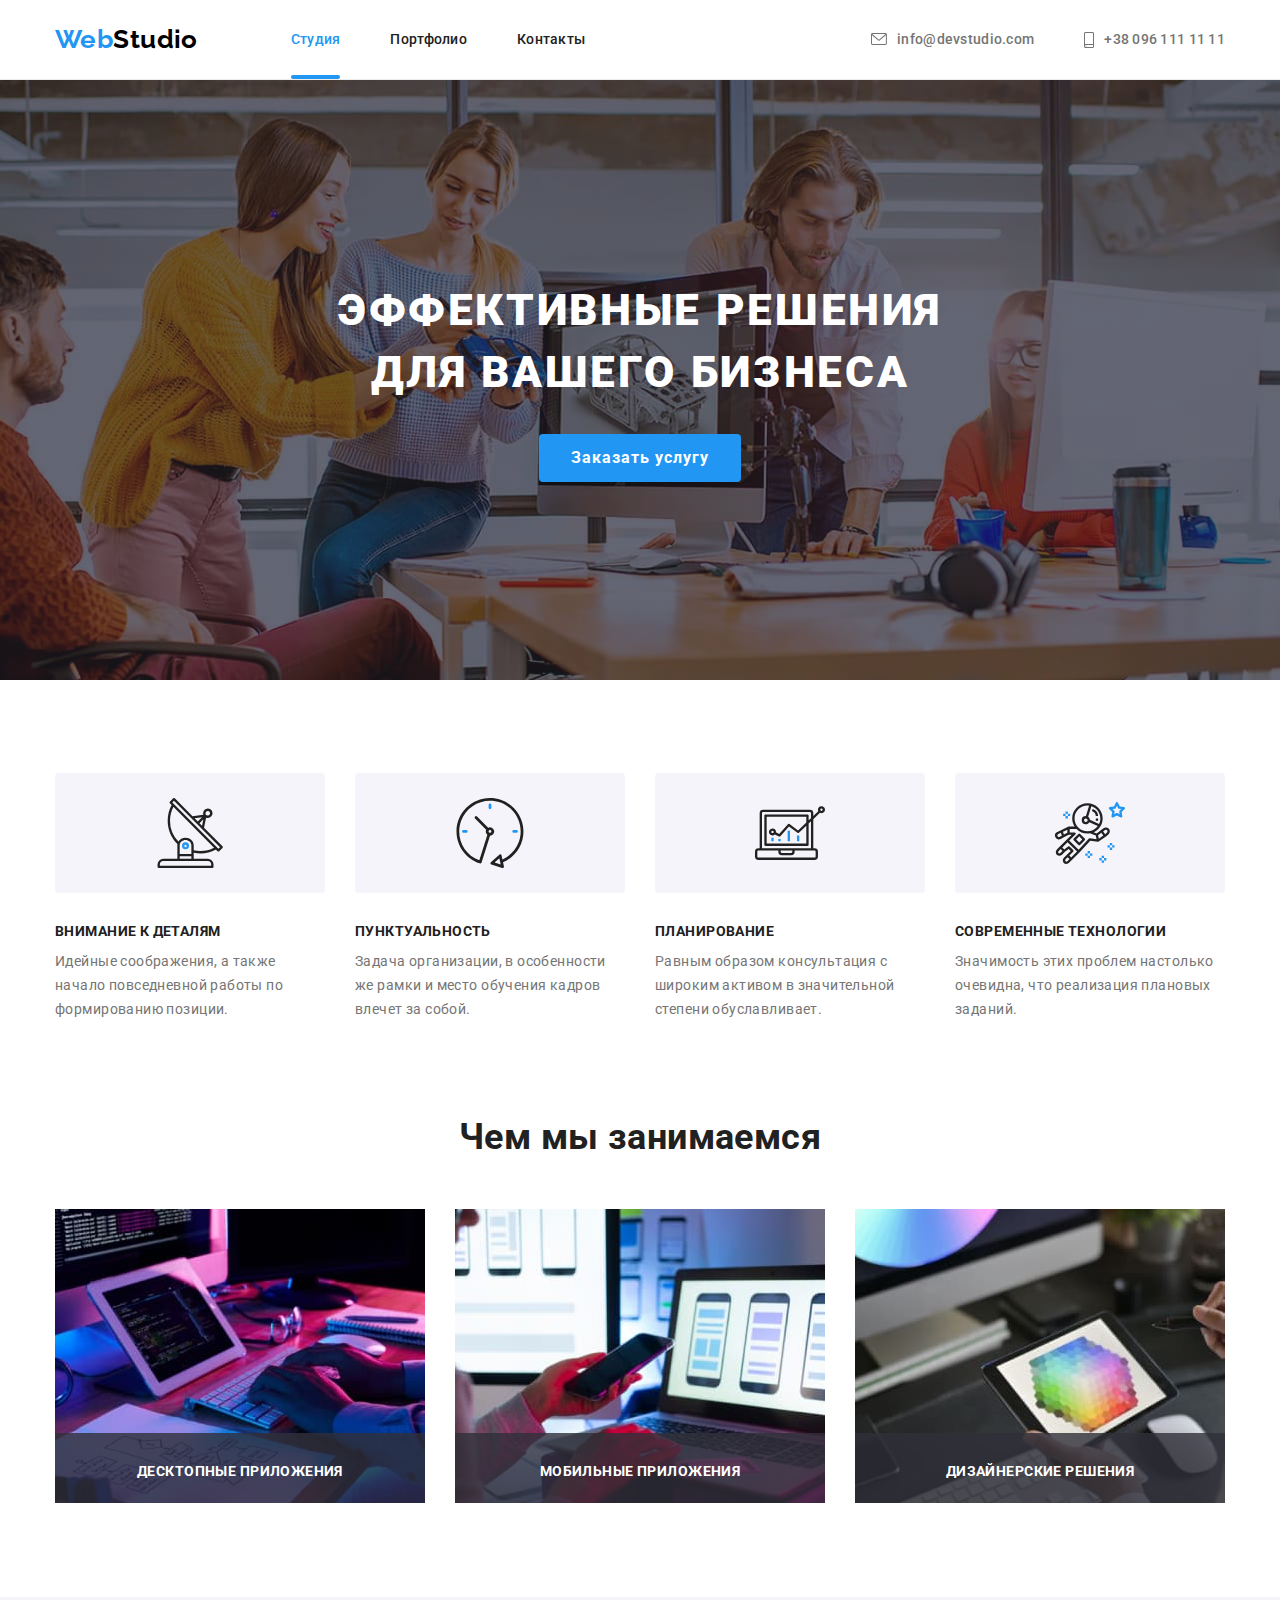
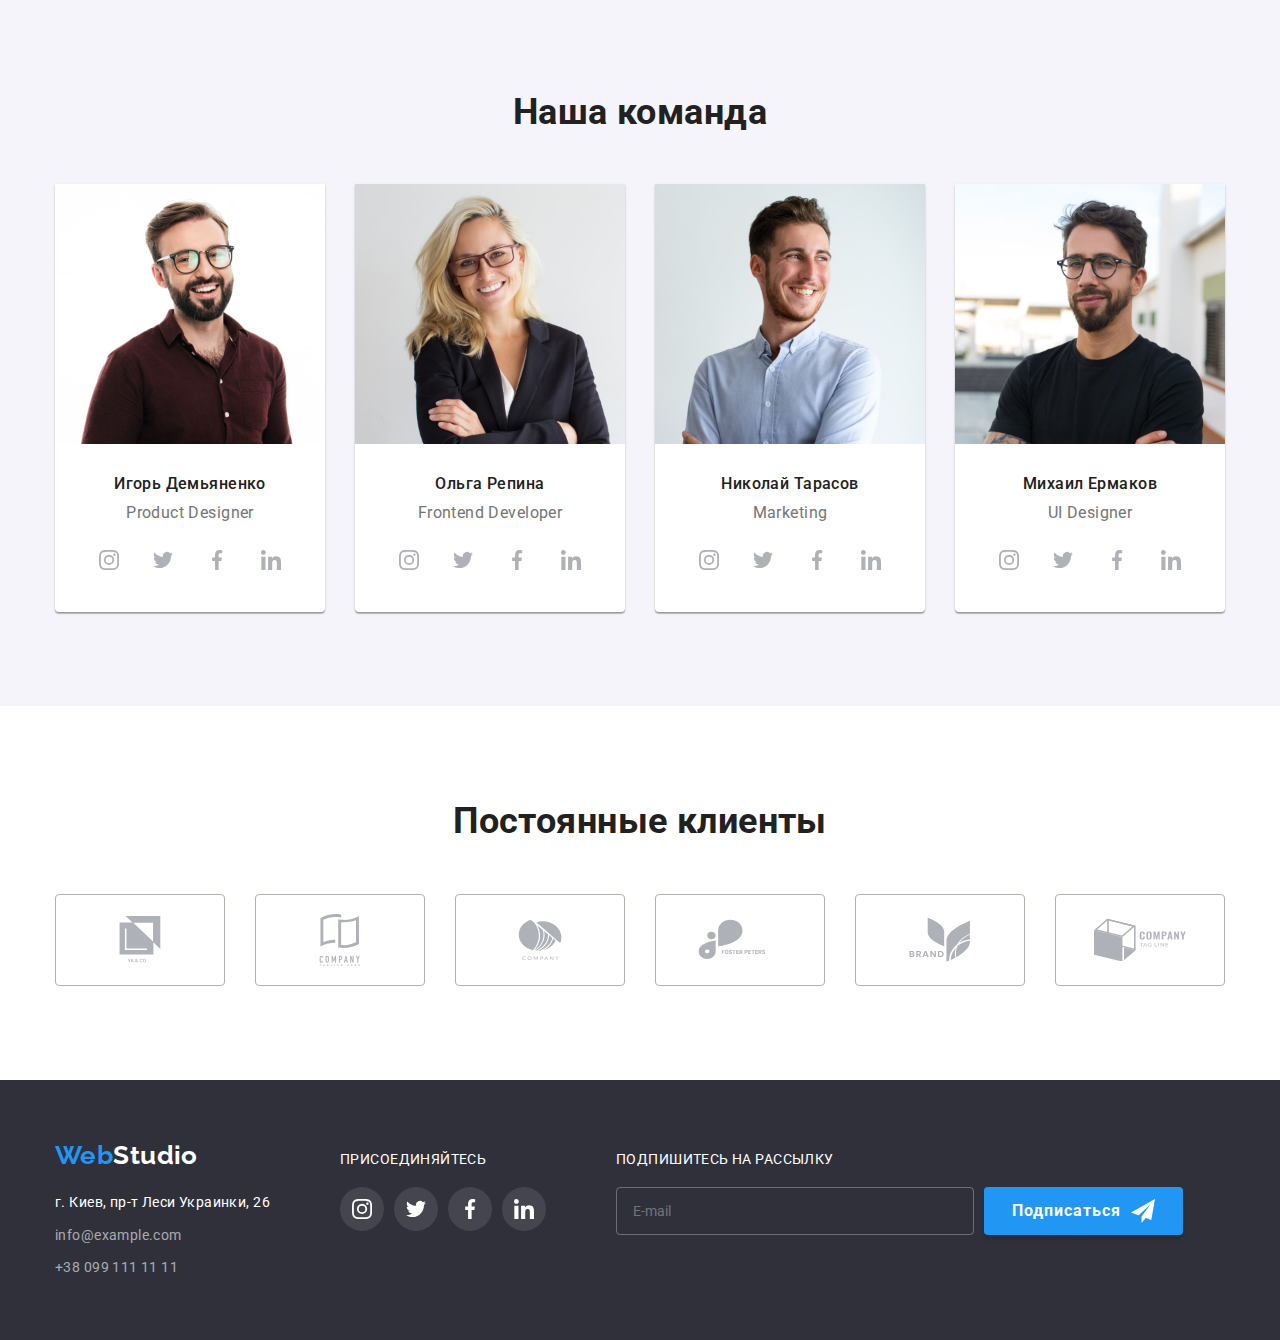
<file: index.html>
<!DOCTYPE html>
<html lang="ru">
  <head>
    <meta charset="UTF-8" />
    <meta http-equiv="X-UA-Compatible" content="IE=edge" />
    <meta name="viewport" content="width=device-width, initial-scale=1.0" />
    <title>Document</title>
    <link rel="preconnect" href="https://fonts.gstatic.com" />
    <link
      href="https://fonts.googleapis.com/css2?family=Raleway:wght@700&family=Roboto:wght@400;500;700;900&display=swap"
      rel="stylesheet"
    />
    <link
      rel="stylesheet"
      href="https://cdnjs.cloudflare.com/ajax/libs/modern-normalize/1.0.0/modern-normalize.min.css"
    />

    <link rel="stylesheet" href="./css/style.css" />
  </head>
  <body>
    <!-- Шапка сайта  -->
    <header class="header">
      <div class="container main-nav">
        <a href="#" class="logo link"><span class="decoration">Web</span>Studio</a>
        <nav>
          <ul class="nav list">
            <li class="nav-item">
              <a href="./index.html" class="nav-link link current">Студия</a>
            </li>
            <li class="nav-item"><a href="./portfolio.html" class="nav-link link">Портфолио</a></li>
            <li class="nav-item"><a href="#" class="nav-link link">Контакты</a></li>
          </ul>
        </nav>
        <ul class="contacts list">
          <li class="contacts-item">
            <a href="mailto:info@devstudio.com" class="contacts-link link">
              <svg class="contacts-icon" width="16" height="12">
                <use href="./img/icons/icons.svg#icon-mail" />
              </svg>
              info@devstudio.com</a
            >
          </li>
          <li class="contacts-item">
            <a href="tel:+380961111111" class="contacts-link link">
              <svg class="contacts-icon" width="10" height="16">
                <use href="./img/icons/icons.svg#icon-phone" />
              </svg>
              +38 096 111 11 11
            </a>
          </li>
        </ul>
      </div>
    </header>
    <!-- Основная информация на странице -->
    <main>
      <section class="hero">
        <div class="container">
          <h1 class="hero-title">
            Эффективные решения <br />
            для вашего бизнеса
          </h1>
          <button type="button" class="button primary" data-modal-open>Заказать услугу</button>
        </div>
      </section>

      <section class="section">
        <div class="container">
          <h2 class="section-title visually-hidden">Особености</h2>
          <ul class="features list">
            <li class="features-item">
              <div class="fearures-box">
                <svg class="box-icon" wight="70" height="70">
                  <use href="./img/icons/icons.svg#icon-antenna"></use>
                </svg>
              </div>
              <h3 class="features-title">Внимание к деталям</h3>
              <p>
                Идейные соображения, а также начало повседневной работы по формированию позиции.
              </p>
            </li>
            <li class="features-item">
              <div class="fearures-box">
                <svg class="box-icon" wight="70" height="70">
                  <use href="./img/icons/icons.svg#icon-clock"></use>
                </svg>
              </div>
              <h3 class="features-title">Пунктуальность</h3>
              <p>
                Задача организации, в особенности же рамки и место обучения кадров влечет за собой.
              </p>
            </li>
            <li class="features-item">
              <div class="fearures-box">
                <svg class="box-icon" wight="70" height="70">
                  <use href="./img/icons/icons.svg#icon-diagram"></use>
                </svg>
              </div>
              <h3 class="features-title">Планирование</h3>
              <p>
                Равным образом консультация с широким активом в значительной степени обуславливает.
              </p>
            </li>
            <li class="features-item">
              <div class="fearures-box">
                <svg class="box-icon" wight="70" height="70">
                  <use href="./img/icons/icons.svg#icon-astronaut"></use>
                </svg>
              </div>
              <h3 class="features-title">Современные технологии</h3>
              <p>Значимость этих проблем настолько очевидна, что реализация плановых заданий.</p>
            </li>
          </ul>
        </div>
      </section>

      <section class="section">
        <div class="container">
          <h2 class="section-title">Чем мы занимаемся</h2>
          <ul class="we-do list">
            <li class="we-do-item">
              <div class="box-item">
                <a href="#"
                  ><img src="./img/img1.jpg" alt="Разработка приложений" width="370" height="294"
                /></a>
                <div class="we-do-box">
                  <p class="box-text">Десктопные приложения</p>
                </div>
              </div>
            </li>
            <li class="we-do-item">
              <div class="box-item">
                <a href="#"
                  ><img
                    src="./img/img2.jpg"
                    alt="Адаптация под мобильные устройства"
                    width="370"
                    height="294"
                /></a>
                <div class="we-do-box">
                  <p class="box-text">Мобильные приложения</p>
                </div>
              </div>
            </li>
            <li class="we-do-item">
              <div class="box-item">
                <a href="#"
                  ><img src="./img/img3.jpg" alt="Цветовая схема" width="370" height="294"
                /></a>
                <div class="we-do-box">
                  <p class="box-text">Дизайнерские решения</p>
                </div>
              </div>
            </li>
          </ul>
        </div>
      </section>

      <section class="team-section section">
        <div class="container">
          <h2 class="section-title">Наша команда</h2>
          <ul class="team list">
            <li class="team-item">
              <a href="#"
                ><img
                  class="team-img"
                  src="./img/product-designer.jpg"
                  alt="Фото продуктового дизайнера"
                  width="270"
                  height="260"
              /></a>
              <div class="team-wrap">
                <h3 class="team-title">Игорь Демьяненко</h3>
                <p class="team-text">Product Designer</p>
                <ul class="team-social list">
                  <li class="team-social-list">
                    <a href="" class="team-social-link link">
                      <svg width="20" height="20">
                        <use href="./img/icons/icons.svg#icon-instagram"></use>
                      </svg>
                    </a>
                  </li>
                  <li class="team-social-list">
                    <a href="" class="team-social-link link">
                      <svg width="20" height="20">
                        <use href="./img/icons/icons.svg#icon-twitter"></use>
                      </svg>
                    </a>
                  </li>
                  <li class="team-social-list">
                    <a href="" class="team-social-link link">
                      <svg width="20" height="20" class="social-icon">
                        <use href="./img/icons/icons.svg#icon-facebook"></use>
                      </svg>
                    </a>
                  </li>
                  <li class="team-social-list">
                    <a href="" class="team-social-link link">
                      <svg width="20" height="20">
                        <use href="./img/icons/icons.svg#icon-linkedin"></use>
                      </svg>
                    </a>
                  </li>
                </ul>
              </div>
            </li>
            <li class="team-item">
              <a href="#"
                ><img
                  class="team-img"
                  src="./img/frontend-developer.jpg"
                  alt="Фото разработчика"
                  width="270"
                  height="260"
              /></a>
              <div class="team-wrap">
                <h3 class="team-title">Ольга Репина</h3>
                <p class="team-text">Frontend Developer</p>
                <ul class="team-social list">
                  <li class="team-social-list">
                    <a href="" class="team-social-link link">
                      <svg width="20" height="20">
                        <use href="./img/icons/icons.svg#icon-instagram"></use>
                      </svg>
                    </a>
                  </li>
                  <li class="team-social-list">
                    <a href="" class="team-social-link link">
                      <svg width="20" height="20">
                        <use href="./img/icons/icons.svg#icon-twitter"></use>
                      </svg>
                    </a>
                  </li>
                  <li class="team-social-list">
                    <a href="" class="team-social-link link">
                      <svg width="20" height="20" class="social-icon">
                        <use href="./img/icons/icons.svg#icon-facebook"></use>
                      </svg>
                    </a>
                  </li>
                  <li class="team-social-list">
                    <a href="" class="team-social-link link">
                      <svg width="20" height="20">
                        <use href="./img/icons/icons.svg#icon-linkedin"></use>
                      </svg>
                    </a>
                  </li>
                </ul>
              </div>
            </li>
            <li class="team-item">
              <a href="#"
                ><img
                  class="team-img"
                  src="./img/marketing.jpg"
                  alt="Фото маркетолога"
                  width="270"
                  height="260"
              /></a>
              <div class="team-wrap">
                <h3 class="team-title">Николай Тарасов</h3>
                <p class="team-text">Marketing</p>
                <ul class="team-social list">
                  <li class="team-social-list">
                    <a href="" class="team-social-link link">
                      <svg width="20" height="20">
                        <use href="./img/icons/icons.svg#icon-instagram"></use>
                      </svg>
                    </a>
                  </li>
                  <li class="team-social-list">
                    <a href="" class="team-social-link link">
                      <svg width="20" height="20">
                        <use href="./img/icons/icons.svg#icon-twitter"></use>
                      </svg>
                    </a>
                  </li>
                  <li class="team-social-list">
                    <a href="" class="team-social-link link">
                      <svg width="20" height="20" class="social-icon">
                        <use href="./img/icons/icons.svg#icon-facebook"></use>
                      </svg>
                    </a>
                  </li>
                  <li class="team-social-list">
                    <a href="" class="team-social-link link">
                      <svg width="20" height="20">
                        <use href="./img/icons/icons.svg#icon-linkedin"></use>
                      </svg>
                    </a>
                  </li>
                </ul>
              </div>
            </li>
            <li class="team-item">
              <a href="#"
                ><img
                  class="team-img"
                  src="./img/ui.jpg"
                  alt="Фото дизайнера"
                  width="270"
                  height="260"
              /></a>
              <div class="team-wrap">
                <h3 class="team-title">Михаил Ермаков</h3>
                <p class="team-text">UI Designer</p>
                <ul class="team-social list">
                  <li class="team-social-list">
                    <a href="" class="team-social-link link">
                      <svg width="20" height="20">
                        <use href="./img/icons/icons.svg#icon-instagram"></use>
                      </svg>
                    </a>
                  </li>
                  <li class="team-social-list">
                    <a href="" class="team-social-link link">
                      <svg width="20" height="20">
                        <use href="./img/icons/icons.svg#icon-twitter"></use>
                      </svg>
                    </a>
                  </li>
                  <li class="team-social-list">
                    <a href="" class="team-social-link link">
                      <svg width="20" height="20" class="social-icon">
                        <use href="./img/icons/icons.svg#icon-facebook"></use>
                      </svg>
                    </a>
                  </li>
                  <li class="team-social-list">
                    <a href="" class="team-social-link link">
                      <svg width="20" height="20">
                        <use href="./img/icons/icons.svg#icon-linkedin"></use>
                      </svg>
                    </a>
                  </li>
                </ul>
              </div>
            </li>
          </ul>
        </div>
      </section>

      <section class="section">
        <div class="container">
          <h2 class="section-title">Постоянные клиенты</h2>
          <ul class="clients list">
            <li class="clients-list">
              <a href="" class="clients-link link">
                <svg widht="41" height="46.7">
                  <use href="./img/icons/icons.svg#icon-group1"></use>
                </svg>
              </a>
            </li>
            <li>
              <a href="" class="clients-link link">
                <svg widht="40" height="52">
                  <use href="./img/icons/icons.svg#icon-group2"></use>
                </svg>
              </a>
            </li>
            <li>
              <a href="" class="clients-link link">
                <svg widht="43.46" height="41.18">
                  <use href="./img/icons/icons.svg#icon-group3"></use>
                </svg>
              </a>
            </li>
            <li>
              <a href="" class="clients-link link">
                <svg widht="84.44" height="40.62">
                  <use href="./img/icons/icons.svg#icon-group4"></use>
                </svg>
              </a>
            </li>
            <li>
              <a href="" class="clients-link link">
                <svg widht="62.54" height="45.43">
                  <use href="./img/icons/icons.svg#icon-group5"></use>
                </svg>
              </a>
            </li>
            <li>
              <a href="" class="clients-link link">
                <svg widht="93.79" height="43.93">
                  <use href="./img/icons/icons.svg#icon-group6"></use>
                </svg>
              </a>
            </li>
          </ul>
        </div>
      </section>
    </main>
    <!-- Подвал сайта -->
    <footer class="footer">
      <div class="container footer-box">
        <div class="footer-contacts">
          <a href="#" class="footer-logo logo link"><span class="decoration">Web</span>Studio</a>
          <address class="address">г. Киев, пр-т Леси Украинки, 26</address>
          <ul class="list">
            <li class="footer-item">
              <a href="mailto:info@example.com" class="list-link link">info@example.com</a>
            </li>
            <li class="footer-item">
              <a href="tel:+380991111111" class="list-link link">+38 099 111 11 11</a>
            </li>
          </ul>
        </div>

        <div class="join">
          <p class="join-title">присоединяйтесь</p>
          <ul class="join-social list">
            <li class="join-social-list">
              <a href="" class="join-social-link link">
                <svg width="20" height="20">
                  <use href="./img/icons/icons.svg#icon-instagram"></use>
                </svg>
              </a>
            </li>
            <li class="join-social-list">
              <a href="" class="join-social-link link">
                <svg width="20" height="20">
                  <use href="./img/icons/icons.svg#icon-twitter"></use>
                </svg>
              </a>
            </li>
            <li class="join-social-list">
              <a href="" class="join-social-link link">
                <svg width="20" height="20" class="social-icon">
                  <use href="./img/icons/icons.svg#icon-facebook"></use>
                </svg>
              </a>
            </li>
            <li class="join-social-list">
              <a href="" class="join-social-link link">
                <svg width="20" height="20">
                  <use href="./img/icons/icons.svg#icon-linkedin"></use>
                </svg>
              </a>
            </li>
          </ul>
        </div>

        <div class="form">
          <p class="form-title">Подпишитесь на рассылку</p>
          <div class="input">
            <input type="email" name="mail" placeholder="E-mail" class="form-input" />
            <button type="submit" class="button form-button">Подписаться</button>
          </div>
        </div>
      </div>
    </footer>
    <div class="backdrop is-hidden" data-modal>
      <div class="modal">
        <button type="button" class="modal-btn" data-modal-close>
          <svg width="11" height="11">
            <use href="./img/icons/icons.svg#icon-close"></use>
          </svg>
        </button>
        <p class="modal-title">Оставьте свои данные, мы вам перезвоним</p>
        <form class="modal-form">
          <label class="form-field">
            <span class="modal-lable">Имя</span>
            <span class="modal-wrap">
              <input type="text" name="name" class="modal-input" required />
              <svg width="18" height="18" class="modal-icon">
                <use href="./img/icons/icons.svg#icon-person"></use>
              </svg>
            </span>
          </label>

          <label class="form-field">
            <span class="modal-lable">Телефон</span>
            <span class="modal-wrap">
              <input type="tel" name="tel" class="modal-input" required />
              <svg width="18" height="18" class="modal-icon">
                <use href="./img/icons/icons.svg#icon-tel"></use>
              </svg>
            </span>
          </label>

          <label class="form-field">
            <span class="modal-lable">Почта</span>
            <span class="modal-wrap">
              <input type="email" name="email" class="modal-input" />
              <svg width="18" height="18" class="modal-icon">
                <use href="./img/icons/icons.svg#icon-email"></use>
              </svg>
            </span>
          </label>

          <label class="form-field"
            ><span class="modal-lable">Комментарий</span
            ><textarea name="comment" placeholder="Введите текст" class="modal-comment"></textarea>
          </label>

          <input
            type="checkbox"
            name="policy"
            id="checkbox"
            class="checkbox visually-hidden-modal"
          />
          <label for="checkbox" class="checkbox-policy">
            Соглашаюсь с рассылкой и принимаю <a href="" class="policy-link"> Условия договора</a>
          </label>

          <button type="submit" class="button modal-button">Отправить</button>
        </form>
      </div>
    </div>

    <script src="./js/modal.js"></script>
  </body>
</html>
</file>
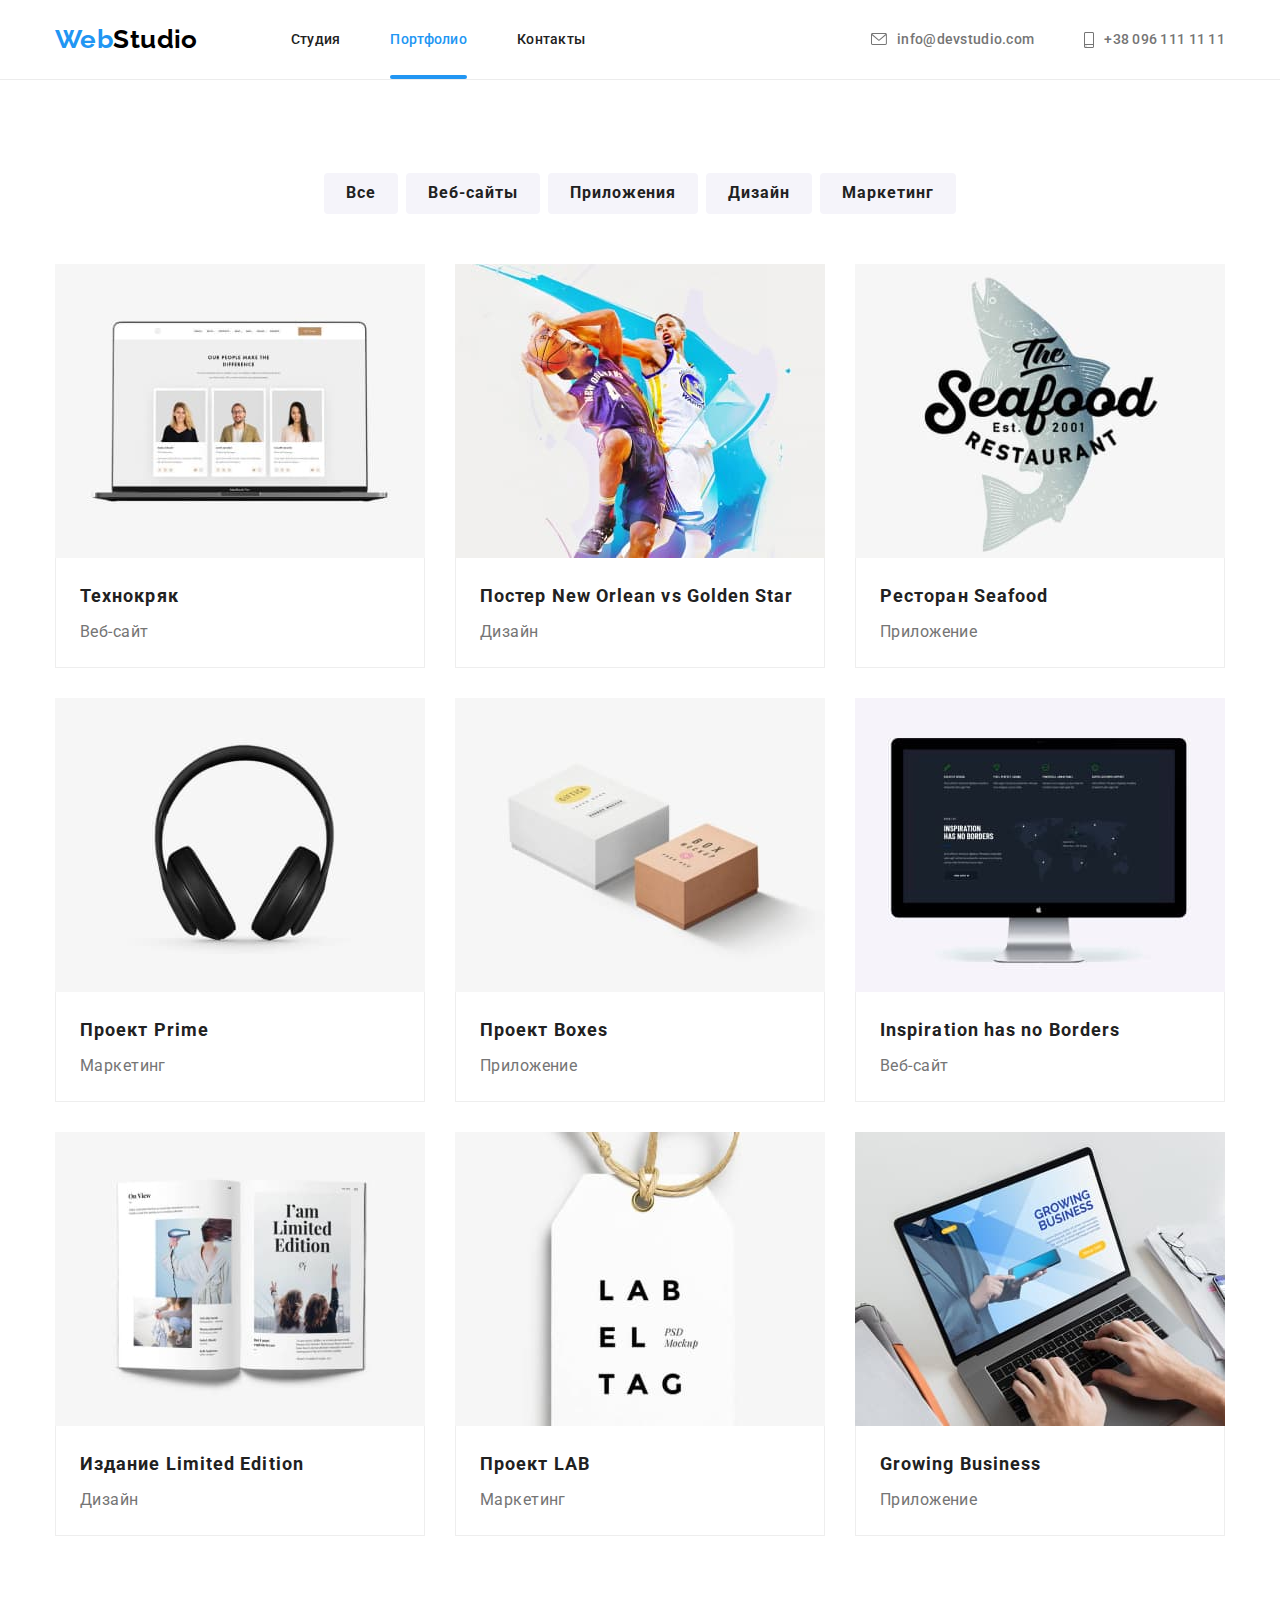
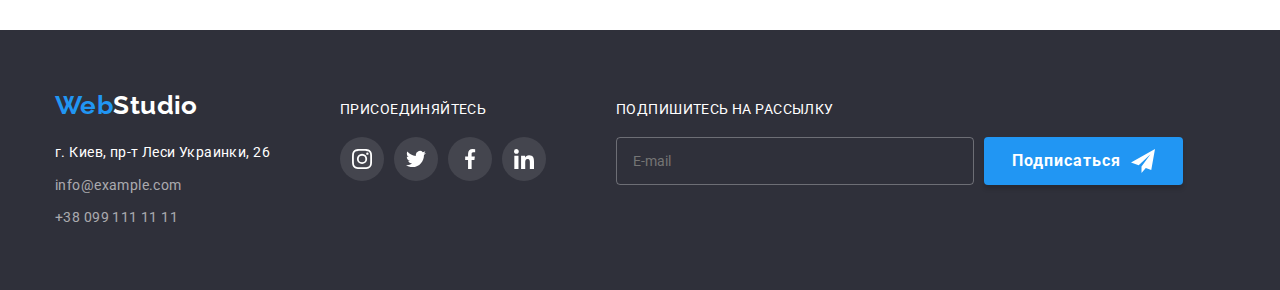
<file: portfolio.html>
<!DOCTYPE html>
<html lang="ru">
  <head>
    <meta charset="UTF-8" />
    <meta http-equiv="X-UA-Compatible" content="IE=edge" />
    <meta name="viewport" content="width=device-width, initial-scale=1.0" />
    <title>Document</title>
    <link rel="preconnect" href="https://fonts.gstatic.com" />
    <link
      href="https://fonts.googleapis.com/css2?family=Raleway:wght@700&family=Roboto:wght@400;500;700;900&display=swap"
      rel="stylesheet"
    />
    <link
      rel="stylesheet"
      href="https://cdnjs.cloudflare.com/ajax/libs/modern-normalize/1.0.0/modern-normalize.min.css"
    />
    <link rel="stylesheet" href="./css/style.css" />
  </head>
  <body>
    <!-- Шапка сайта  -->
    <header class="header">
      <div class="container main-nav">
        <a href="#" class="logo link"><span class="decoration">Web</span>Studio</a>
        <nav>
          <ul class="nav list">
            <li class="nav-item">
              <a href="./index.html" class="nav-link link">Студия</a>
            </li>
            <li class="nav-item">
              <a href="./portfolio.html" class="nav-link link current">Портфолио</a>
            </li>
            <li class="nav-item"><a href="#" class="nav-link link">Контакты</a></li>
          </ul>
        </nav>
        <ul class="contacts list">
          <li class="contacts-item">
            <a href="mailto:info@devstudio.com" class="contacts-link link">
              <svg class="contacts-icon" width="16" height="12">
                <use href="./img/icons/icons.svg#icon-mail" />
              </svg>
              info@devstudio.com</a
            >
          </li>
          <li class="contacts-item">
            <a href="tel:+380961111111" class="contacts-link link">
              <svg class="contacts-icon" width="10" height="16">
                <use href="./img/icons/icons.svg#icon-phone" />
              </svg>
              +38 096 111 11 11
            </a>
          </li>
        </ul>
      </div>
    </header>
    <!-- Основная информация на странице -->
    <main>
      <section class="section">
        <div class="container">
          <h1 class="visually-hidden">Наши проекты</h1>
          <ul class="btn list">
            <li class="btn-item"><button type="button" class="button secondary">Все</button></li>
            <li class="btn-item">
              <button type="button" class="button secondary">Веб-сайты</button>
            </li>
            <li class="btn-item">
              <button type="button" class="button secondary">Приложения</button>
            </li>
            <li class="btn-item"><button type="button" class="button secondary">Дизайн</button></li>
            <li class="btn-item">
              <button type="button" class="button secondary">Маркетинг</button>
            </li>
          </ul>
          <ul class="progects list">
            <li class="progects-item">
              <a href="" class="progects-link link"
                ><div class="progect-img-wrap">
                  <img
                    class="progects-img"
                    src="./img/technokryak.jpg"
                    alt="Сайт для Технохряк"
                    width="370"
                    height="294"
                  />
                  <div class="progects-overlay">
                    <p class="overlay-text">
                      Технокряк это современная площадка распространения коронавируса. Компании
                      используют эту платформу для цифрового шпионажа и атак на защищённые сервера
                      конкурентов.
                    </p>
                  </div>
                </div>

                <div class="progects-wrap">
                  <h2 class="progects-title">Технокряк</h2>
                  <p class="progects-text">Веб-сайт</p>
                </div>
              </a>
            </li>
            <li class="progects-item">
              <a href="" class="progects-link link"
                ><div class="progect-img-wrap">
                  <img
                    class="progects-img"
                    src="./img/poster.jpg"
                    alt="Постер для баскетбольной команды"
                    width="370"
                    height="294"
                  />
                  <div class="progects-overlay">
                    <p class="overlay-text">
                      Технокряк это современная площадка распространения коронавируса. Компании
                      используют эту платформу для цифрового шпионажа и атак на защищённые сервера
                      конкурентов.
                    </p>
                  </div>
                </div>

                <div class="progects-wrap">
                  <h2 class="progects-title">Постер New Orlean vs Golden Star</h2>
                  <p class="progects-text">Дизайн</p>
                </div>
              </a>
            </li>
            <li class="progects-item">
              <a href="" class="progects-link link">
                <div class="progect-img-wrap">
                  <img
                    class="progects-img"
                    src="./img/seafood.jpg"
                    alt="Приложение для ресторана"
                    width="370"
                    height="294"
                  />
                  <div class="progects-overlay">
                    <p class="overlay-text">
                      Технокряк это современная площадка распространения коронавируса. Компании
                      используют эту платформу для цифрового шпионажа и атак на защищённые сервера
                      конкурентов.
                    </p>
                  </div>
                </div>

                <div class="progects-wrap">
                  <h2 class="progects-title">Ресторан Seafood</h2>
                  <p class="progects-text">Приложение</p>
                </div>
              </a>
            </li>
            <li class="progects-item">
              <a href="" class="progects-link link">
                <div class="progect-img-wrap">
                  <img
                    class="progects-img"
                    src="./img/prime.jpg"
                    alt="Маркетинг для проекта прайм"
                    width="370"
                    height="294"
                  />
                  <div class="progects-overlay">
                    <p class="overlay-text">
                      Технокряк это современная площадка распространения коронавируса. Компании
                      используют эту платформу для цифрового шпионажа и атак на защищённые сервера
                      конкурентов.
                    </p>
                  </div>
                </div>

                <div class="progects-wrap">
                  <h2 class="progects-title">Проект Prime</h2>
                  <p class="progects-text">Маркетинг</p>
                </div>
              </a>
            </li>
            <li class="progects-item">
              <a href="" class="progects-link link">
                <div class="progect-img-wrap">
                  <img
                    class="progects-img"
                    src="./img/boxes.jpg"
                    alt="Приложение для проекта боксес"
                    width="370"
                    height="294"
                  />
                  <div class="progects-overlay">
                    <p class="overlay-text">
                      Технокряк это современная площадка распространения коронавируса. Компании
                      используют эту платформу для цифрового шпионажа и атак на защищённые сервера
                      конкурентов.
                    </p>
                  </div>
                </div>

                <div class="progects-wrap">
                  <h2 class="progects-title">Проект Boxes</h2>
                  <p class="progects-text">Приложение</p>
                </div>
              </a>
            </li>
            <li class="progects-item">
              <a href="" class="progects-link link">
                <div class="progect-img-wrap">
                  <img
                    class="progects-img"
                    src="./img/inspiration.jpg"
                    alt="Сайт для вдозновения без границ"
                    width="370"
                    height="294"
                  />
                  <div class="progects-overlay">
                    <p class="overlay-text">
                      Технокряк это современная площадка распространения коронавируса. Компании
                      используют эту платформу для цифрового шпионажа и атак на защищённые сервера
                      конкурентов.
                    </p>
                  </div>
                </div>

                <div class="progects-wrap">
                  <h2 class="progects-title">Inspiration has no Borders</h2>
                  <p class="progects-text">Веб-сайт</p>
                </div>
              </a>
            </li>
            <li class="progects-item">
              <a href="" class="progects-link link">
                <div class="progect-img-wrap">
                  <img
                    class="progects-img"
                    src="./img/limited.jpg"
                    alt="Дизайн для издания"
                    width="370"
                    height="294"
                  />
                  <div class="progects-overlay">
                    <p class="overlay-text">
                      Технокряк это современная площадка распространения коронавируса. Компании
                      используют эту платформу для цифрового шпионажа и атак на защищённые сервера
                      конкурентов.
                    </p>
                  </div>
                </div>

                <div class="progects-wrap">
                  <h2 class="progects-title">Издание Limited Edition</h2>
                  <p class="progects-text">Дизайн</p>
                </div>
              </a>
            </li>
            <li class="progects-item">
              <a href="" class="progects-link link">
                <div class="progect-img-wrap">
                  <img
                    class="progects-img"
                    src="./img/lab.jpg"
                    alt="Маркетинг для проекта лаб"
                    width="370"
                    height="294"
                  />
                  <div class="progects-overlay">
                    <p class="overlay-text">
                      Технокряк это современная площадка распространения коронавируса. Компании
                      используют эту платформу для цифрового шпионажа и атак на защищённые сервера
                      конкурентов.
                    </p>
                  </div>
                </div>

                <div class="progects-wrap">
                  <h2 class="progects-title">Проект LAB</h2>
                  <p class="progects-text">Маркетинг</p>
                </div>
              </a>
            </li>
            <li class="progects-item">
              <a href="" class="progects-link link">
                <div class="progect-img-wrap">
                  <img
                    class="progects-img"
                    src="./img/growing.jpg"
                    alt="Приложение для растущего бизнеса "
                    width="370"
                    height="294"
                  />
                  <div class="progects-overlay">
                    <p class="overlay-text">
                      Технокряк это современная площадка распространения коронавируса. Компании
                      используют эту платформу для цифрового шпионажа и атак на защищённые сервера
                      конкурентов.
                    </p>
                  </div>
                </div>
                <div class="progects-wrap">
                  <h2 class="progects-title">Growing Business</h2>
                  <p class="progects-text">Приложение</p>
                </div>
              </a>
            </li>
          </ul>
        </div>
      </section>
    </main>

    <!-- Подвал сайта -->
    <footer class="footer">
      <div class="container footer-box">
        <div class="footer-contacts">
          <a href="#" class="footer-logo logo link"><span class="decoration">Web</span>Studio</a>
          <address class="address">г. Киев, пр-т Леси Украинки, 26</address>
          <ul class="list">
            <li class="footer-item">
              <a href="mailto:info@example.com" class="list-link link">info@example.com</a>
            </li>
            <li class="footer-item">
              <a href="tel:+380991111111" class="list-link link">+38 099 111 11 11</a>
            </li>
          </ul>
        </div>

        <div class="join">
          <p class="join-title">присоединяйтесь</p>
          <ul class="join-social list">
            <li class="join-social-list">
              <a href="" class="join-social-link link">
                <svg width="20" height="20">
                  <use href="./img/icons/icons.svg#icon-instagram"></use>
                </svg>
              </a>
            </li>
            <li class="join-social-list">
              <a href="" class="join-social-link link">
                <svg width="20" height="20">
                  <use href="./img/icons/icons.svg#icon-twitter"></use>
                </svg>
              </a>
            </li>
            <li class="join-social-list">
              <a href="" class="join-social-link link">
                <svg width="20" height="20" class="social-icon">
                  <use href="./img/icons/icons.svg#icon-facebook"></use>
                </svg>
              </a>
            </li>
            <li class="join-social-list">
              <a href="" class="join-social-link link">
                <svg width="20" height="20">
                  <use href="./img/icons/icons.svg#icon-linkedin"></use>
                </svg>
              </a>
            </li>
          </ul>
        </div>

        <div class="form">
          <p class="form-title">Подпишитесь на рассылку</p>
          <div class="input">
            <input type="email" name="mail" placeholder="E-mail" class="form-input" />
            <button type="submit" class="button form-button">Подписаться</button>
          </div>
        </div>
      </div>
    </footer>
  </body>
</html>
</file>
<file: css/style.css>
:root {
  --primary-text-color: #757575;
  --title-text-color: #212121;
  --accent-color: #2196f3;
  --primary-white-color: #ffffff;
  --black-color: #000000;
  --additional-color-section: #f5f4fa;
  --footer-color: #2f303a;
  --links-color: rgba(255, 255, 255, 0.6);
  --icon-color: #afb1b8;
  --border-radius: 4px;
}
body {
  background: var(--primary-white-color);
  color: var(--primary-text-color);

  font-family: 'Roboto', sans-serif;
  font-size: 14px;
  letter-spacing: 0.03em;
  line-height: 1.7;
}

h1,
h2,
h3,
h4,
h5,
h6,
p {
  margin: 0;
}

img {
  display: block;
}
.container {
  width: 1200px;
  margin: 0 auto;
  padding-left: 15px;
  padding-right: 15px;
}
.link {
  text-decoration: none;
  display: inline-block;
}

.list {
  list-style: none;
  margin: 0;
  padding: 0;
}
.visually-hidden:not(:focus):not(:active) {
  width: 1px;
  height: 1px;
  margin: -1px;
  border: 0;
  padding: 0;
  white-space: nowrap;
  clip-path: inset(100%);
  clip: rect(0 0 0 0);
  overflow: hidden;
}

/* header */
.header {
  border-bottom: 1px solid #ececec;
}
.main-nav {
  display: flex;
  align-items: center;
}

.logo {
  color: var(--black-color);

  font-family: 'Raleway', sans-serif;
  font-weight: 700;
  font-size: 26px;
  line-height: 1.2;
}

.decoration {
  color: var(--accent-color);
}
/* site nav */
.nav {
  display: flex;
  margin-left: 93px;
}
.nav-item + .nav-item {
  margin-left: 50px;
}
.nav-link {
  position: relative;
  display: block;
  padding-top: 32px;
  padding-bottom: 32px;

  color: var(--title-text-color);
  font-weight: 500;
  line-height: 1.1;
  letter-spacing: 0.02em;
  transition: color 250ms cubic-bezier(0.4, 0, 0.2, 1);
}
.nav-link:hover,
.nav-link:focus {
  color: var(--accent-color);
}
.nav-link.current {
  color: var(--accent-color);
}
.nav-link.current::after {
  position: absolute;
  left: 0;
  bottom: 0;
  content: '';
  display: inline-block;
  height: 4px;
  width: 100%;
  background: var(--accent-color);
  border-radius: 2px;
}
.contacts {
  display: flex;
  margin-left: auto;
}

.contacts-item + .contacts-item {
  margin-left: 50px;
}

.contacts-link {
  color: var(--primary-text-color);
  font-weight: 500;
  line-height: 1.1;
  letter-spacing: 0.02em;

  display: flex;
  align-items: center;
  transition: color 250ms cubic-bezier(0.4, 0, 0.2, 1);
}
.contacts-link:hover,
.contacts-link:focus {
  color: var(--accent-color);
}
.contacts-icon {
  margin-right: 10px;
  fill: currentColor;
}
/* hero */
.hero {
  text-align: center;
  padding-top: 200px;
  padding-bottom: 200px;
  margin: 0 auto;
  background: var(--additional-color-section);
  max-width: 1600px;
  height: 600px;
  background-image: linear-gradient(to right, rgba(47, 48, 58, 0.4), rgba(47, 48, 58, 0.4)),
    url(../img/hero.jpg);
  background-repeat: no-repeat;
  background-size: cover;
  background-position: center;
}

.hero-title {
  color: var(--primary-white-color);

  font-weight: 900;
  font-size: 44px;
  line-height: 1.4;
  letter-spacing: 0.06em;
  text-transform: uppercase;

  margin-bottom: 30px;
}
/* section */

.section {
  padding-top: 94px;
  padding-bottom: 94px;
}
.section:nth-child(3) {
  padding-top: 0;
}
.section-title {
  color: var(--title-text-color);

  font-size: 36px;
  line-height: 1.2;
  text-align: center;
  margin-bottom: 50px;
}
/* features */
.features {
  display: flex;
  justify-content: space-between;
}
.features-title {
  color: var(--title-text-color);

  font-size: 14px;
  line-height: 1.2;
  text-transform: uppercase;
  margin-bottom: 10px;
}
.features-item {
  width: 270px;
  background: #fff;
}
.fearures-box {
  width: 270px;
  height: 120px;
  background: var(--additional-color-section);
  margin-bottom: 30px;

  display: flex;
  align-items: center;
  border-radius: var(--border-radius);
}

/* we-do */
.we-do {
  display: flex;
  justify-content: space-between;
}
.box-item {
  position: relative;
}
.we-do-box {
  position: absolute;
  left: 0;
  bottom: 0;
  width: 370px;
  height: 70px;
  padding: 27px 0;
  background: rgba(47, 48, 58, 0.8);
  text-align: center;
  pointer-events: none;
}
.box-text {
  color: var(--primary-white-color);
  text-transform: uppercase;
  font-weight: 700;
}

/* team */
.team-section {
  background: var(--additional-color-section);
}
.team {
  font-size: 16px;
  line-height: 1.2;
  text-align: center;

  display: flex;
  justify-content: space-between;
}
.team-wrap {
  padding-top: 30px;
  padding-bottom: 30px;
}
.team-item {
  background: var(--primary-white-color);
  overflow: hidden;
  box-shadow: 0px 1px 3px rgba(0, 0, 0, 0.12), 0px 1px 1px rgba(0, 0, 0, 0.14),
    0px 2px 1px rgba(0, 0, 0, 0.2);
  border-radius: 0px 0px 4px 4px;
}

.team-title {
  color: var(--title-text-color);
  font-weight: 500;
  font-size: 16px;
  line-height: 1.2;
  text-align: center;
  margin-bottom: 10px;
}
.team-text {
  margin-bottom: 16px;
}
.team-social {
  display: flex;
  justify-content: center;
}
.team-social-list + .team-social-list {
  margin-left: 10px;
}

.team-social-link {
  width: 44px;
  height: 44px;

  border-radius: 50%;
  display: flex;
  align-items: center;
  justify-content: center;
  fill: var(--icon-color);
  transition: background-color 250ms cubic-bezier(0.4, 0, 0.2, 1),
    fill 250ms cubic-bezier(0.4, 0, 0.2, 1);
}

.team-social-link:hover,
.team-social-link:focus {
  background: var(--accent-color);
  fill: var(--primary-white-color);
}
/* clients */
.clients {
  display: flex;
  justify-content: space-between;
}
.clients-link {
  width: 170px;
  height: 92px;
  border: 1px solid var(--icon-color);
  border-radius: var(--border-radius);
  fill: var(--icon-color);

  display: flex;
  align-items: center;

  transition: border 250ms cubic-bezier(0.4, 0, 0.2, 1), fill 250ms cubic-bezier(0.4, 0, 0.2, 1);
}
.clients-link:hover,
.clients-link:focus {
  border: 1px solid var(--accent-color);
  fill: var(--accent-color);
}

/* footer */
.footer {
  background: var(--footer-color);
  padding-top: 60px;
  padding-bottom: 60px;
}
.footer-box {
  display: flex;
  align-items: baseline;
}
.footer-contacts,
.join {
  margin-right: 70px;
}
.footer-logo {
  color: var(--primary-white-color);
  display: inline-block;
  margin-bottom: 20px;
}
.address {
  color: var(--primary-white-color);
  font-style: normal;
  margin-bottom: 9px;
}
.footer-item {
  margin-bottom: 9px;
}
.footer-item:last-child {
  margin-bottom: 0;
}
.list-link {
  color: var(--links-color);
  transition: color 250ms cubic-bezier(0.4, 0, 0.2, 1);
}

.list-link:hover,
.list-link:focus {
  color: var(--accent-color);
}

.join-title,
.form-title {
  color: var(--primary-white-color);
  line-height: 1.142;
  text-transform: uppercase;

  margin-bottom: 20px;
}
.join-social {
  display: flex;
}
.join-social-list + .join-social-list {
  margin-left: 10px;
}
.join-social-link {
  width: 44px;
  height: 44px;
  background: rgba(255, 255, 255, 0.1);

  border-radius: 50%;
  display: flex;
  align-items: center;
  justify-content: center;
  fill: var(--primary-white-color);
  transition: background-color 250ms cubic-bezier(0.4, 0, 0.2, 1);
}
.join-social-link:hover,
.join-social-link:focus {
  background: var(--accent-color);
}

/* footer-form */
.form-input {
  display: inline-block;
  background: transparent;
  width: 358px;
  padding: 15px 0 15px 16px;
  border: 1px solid rgba(255, 255, 255, 0.3);
  border-radius: var(--border-radius);
  margin-right: 10px;
  outline: none;
  color: var(--primary-white-color);
  transition: border-color 250ms cubic-bezier(0.4, 0, 0.2, 1);
}
.form-input:focus {
  border-color: var(--accent-color);
}
.form-button {
  display: flex;
  align-items: center;
  padding: 10px 28px;
  background: var(--accent-color);
  color: var(--primary-white-color);
  box-shadow: 0px 4px 4px rgba(0, 0, 0, 0.15);
  transition: background-color 250ms cubic-bezier(0.4, 0, 0.2, 1);
}
.form-button:hover,
.form-button:focus {
  background: #188ce8;
}

.form-button::after {
  content: '';
  width: 24px;
  height: 24px;
  display: inline-block;
  margin-left: 10px;
  background-image: url('../img/icons/send.svg');
}

.input {
  display: flex;
}
/* button */
.button {
  font-family: inherit;
  font-weight: 700;
  font-size: 16px;
  line-height: 1.8;
  text-align: center;
  letter-spacing: 0.06em;
  cursor: pointer;
  border: 0;
  border-radius: var(--border-radius);
}
.button.primary {
  background: var(--accent-color);
  color: var(--primary-white-color);
  padding: 10px 32px;
  box-shadow: 0px 4px 4px rgba(0, 0, 0, 0.15);
  transition: background-color 250ms cubic-bezier(0.4, 0, 0.2, 1);
}
.button.primary:hover,
.button.primary:focus {
  background: #188ce8;
}
.button.secondary {
  color: var(--title-text-color);
  background: var(--additional-color-section);
  padding: 6px 22px;
  transition: color 250ms cubic-bezier(0.4, 0, 0.2, 1),
    background-color 250ms cubic-bezier(0.4, 0, 0.2, 1),
    box-shadow 250ms cubic-bezier(0.4, 0, 0.2, 1);
}
.button.secondary:hover,
.button.secondary:focus {
  color: var(--primary-white-color);
  background: var(--accent-color);
  box-shadow: 0px 4px 4px rgba(0, 0, 0, 0.15);
}

/* portfolio */
.btn {
  display: flex;
  justify-content: center;

  margin-bottom: 50px;
}
.btn-item {
  margin-right: 8px;
}
.btn-item:nth-child(5n) {
  margin-right: 0;
}
/* progects */
.progects {
  display: flex;
  flex-wrap: wrap;

  margin-right: -30px;
  margin-bottom: -30px;
}
.progects-link {
  transition: box-shadow 250ms cubic-bezier(0.4, 0, 0.2, 1);
}

.progects-link:hover,
.progects-link:focus {
  box-shadow: 0px 1px 1px rgba(0, 0, 0, 0.12), 0px 4px 4px rgba(0, 0, 0, 0.06),
    1px 4px 6px rgba(0, 0, 0, 0.16);
}
.progects-item {
  width: 370px;
  margin-right: 30px;
  margin-bottom: 30px;
}

.progect-img-wrap {
  position: relative;
  overflow: hidden;
}
.progects-overlay {
  position: absolute;
  top: 0;
  left: 0;
  padding: 63px 24px;
  overflow: auto;

  width: 100%;
  height: 100%;
  background: var(--accent-color);
  transform: translateY(100%);
  transition: transform 250ms cubic-bezier(0.4, 0, 0.2, 1);
}

.progects-link:hover .progects-overlay,
.progects-link:focus .progects-overlay {
  transform: translateY(0%);
}

.overlay-text {
  font-size: 18px;
  line-height: 1.56;
  color: var(--primary-white-color);
}
.progects-wrap {
  padding-top: 20px;
  padding-right: 24px;
  padding-bottom: 20px;
  padding-left: 24px;
  border-left: 1px solid #eeeeee;
  border-right: 1px solid #eeeeee;
  border-bottom: 1px solid #eeeeee;
}

.progects-title {
  color: var(--title-text-color);

  font-size: 18px;
  line-height: 2;
  letter-spacing: 0.06em;
  margin-bottom: 4px;
}
.progects-text {
  color: var(--primary-text-color);
  font-size: 16px;
  line-height: 1.8;
}

/* modal */

.backdrop {
  position: fixed;
  top: 0;
  left: 0;
  width: 100%;
  height: 100%;
  background: rgba(0, 0, 0, 0.2);
  opacity: 1;
  transition: opacity 250ms cubic-bezier(0.4, 0, 0.2, 1);
}
.backdrop.is-hidden {
  opacity: 0;
  pointer-events: none;
}
.backdrop.is-hidden .modal {
  transform: translate(-50%, -50%) scale(0.9);
}
.modal {
  position: absolute;
  top: 50%;
  left: 50%;
  padding: 40px;

  width: 528px;
  height: 581px;
  background: var(--primary-white-color);
  box-shadow: 0px 1px 3px rgba(0, 0, 0, 0.12), 0px 1px 1px rgba(0, 0, 0, 0.14),
    0px 2px 1px rgba(0, 0, 0, 0.2);
  border-radius: var(--border-radius);

  transform: translate(-50%, -50%) scale(1);

  transition: transform 250ms cubic-bezier(0.4, 0, 0.2, 1);
}
.modal-btn {
  position: absolute;
  top: 8px;
  right: 8px;
  width: 30px;
  height: 30px;
  border: 1px solid rgba(0, 0, 0, 0.1);
  background: transparent;
  border-radius: 50%;
  cursor: pointer;
  transition: fill 250ms cubic-bezier(0.4, 0, 0.2, 1);
}
.modal-btn:hover,
.modal-btn:focus {
  fill: var(--accent-color);
}
.modal-form {
  display: flex;
  flex-direction: column;
}
.modal-title {
  font-weight: 700;
  font-size: 20px;
  line-height: 1.15;
  text-align: center;
  color: var(--title-text-color);
  margin-bottom: 12px;
}

.modal-input {
  width: 100%;
  height: 40px;
  padding-left: 35px;
  border: 1px solid rgba(33, 33, 33, 0.2);

  border-radius: var(--border-radius);
  outline: none;
  margin-bottom: 10px;
  transition: border-color 250ms cubic-bezier(0.4, 0, 0.2, 1);
}
.modal-input:focus,
.modal-comment:focus {
  border-color: var(--accent-color);
}
.modal-input:focus + .modal-icon {
  fill: var(--accent-color);
}
.modal-lable {
  display: block;
  margin-bottom: 4px;

  font-size: 12px;
  line-height: 1.16;
  letter-spacing: 0.01em;
}
.modal-wrap {
  position: relative;
}
.modal-icon {
  position: absolute;
  top: 0;
  left: 12px;
  transition: fill 250ms cubic-bezier(0.4, 0, 0.2, 1);
}
.modal-comment {
  resize: none;
  width: 100%;
  height: 120px;
  padding: 12px 16px;
  outline: none;
  margin-bottom: 20px;

  border: 1px solid rgba(33, 33, 33, 0.2);

  border-radius: var(--border-radius);
  transition: border-color 250ms cubic-bezier(0.4, 0, 0.2, 1);
}
textarea::placeholder {
  font-size: 12px;
  line-height: 1.16;
  letter-spacing: 0.01em;

  color: rgba(117, 117, 117, 0.5);
}
/* .checkbox {
  text-align: center;
  margin-bottom: 30px;
} */
.modal-button {
  width: 200px;
  height: 50px;
  align-self: center;
  color: var(--primary-white-color);
  box-shadow: 0px 4px 4px rgba(0, 0, 0, 0.15);
  background: var(--accent-color);
  transition: background-color 250ms cubic-bezier(0.4, 0, 0.2, 1);
}
.modal-button:hover,
.modal-button:focus {
  background: #188ce8;
}
.visually-hidden-modal {
  width: 1px;
  height: 1px;
  margin: -1px;
  border: 0;
  padding: 0;
  white-space: nowrap;
  clip-path: inset(100%);
  clip: rect(0 0 0 0);
  overflow: hidden;
}
.checkbox-policy {
  display: flex;
  align-items: center;
  align-self: center;
  margin-bottom: 30px;
}

.checkbox-policy::before {
  content: '';
  margin-right: 8px;

  display: inline-block;
  width: 16px;
  height: 15px;
  border: 2px solid var(--title-text-color);
  border-radius: 4px;
  vertical-align: middle;
  transition: background-color 250ms cubic-bezier(0.4, 0, 0.2, 1);
}
.checkbox:checked + .checkbox-policy::before {
  background: var(--accent-color);
  border-color: var(--accent-color);
  background-image: url('../img/icons/check.svg');
  background-size: contain;
  background-origin: border-box;
}
.policy-link {
  color: var(--accent-color);
  margin-left: 2px;
}
</file>
